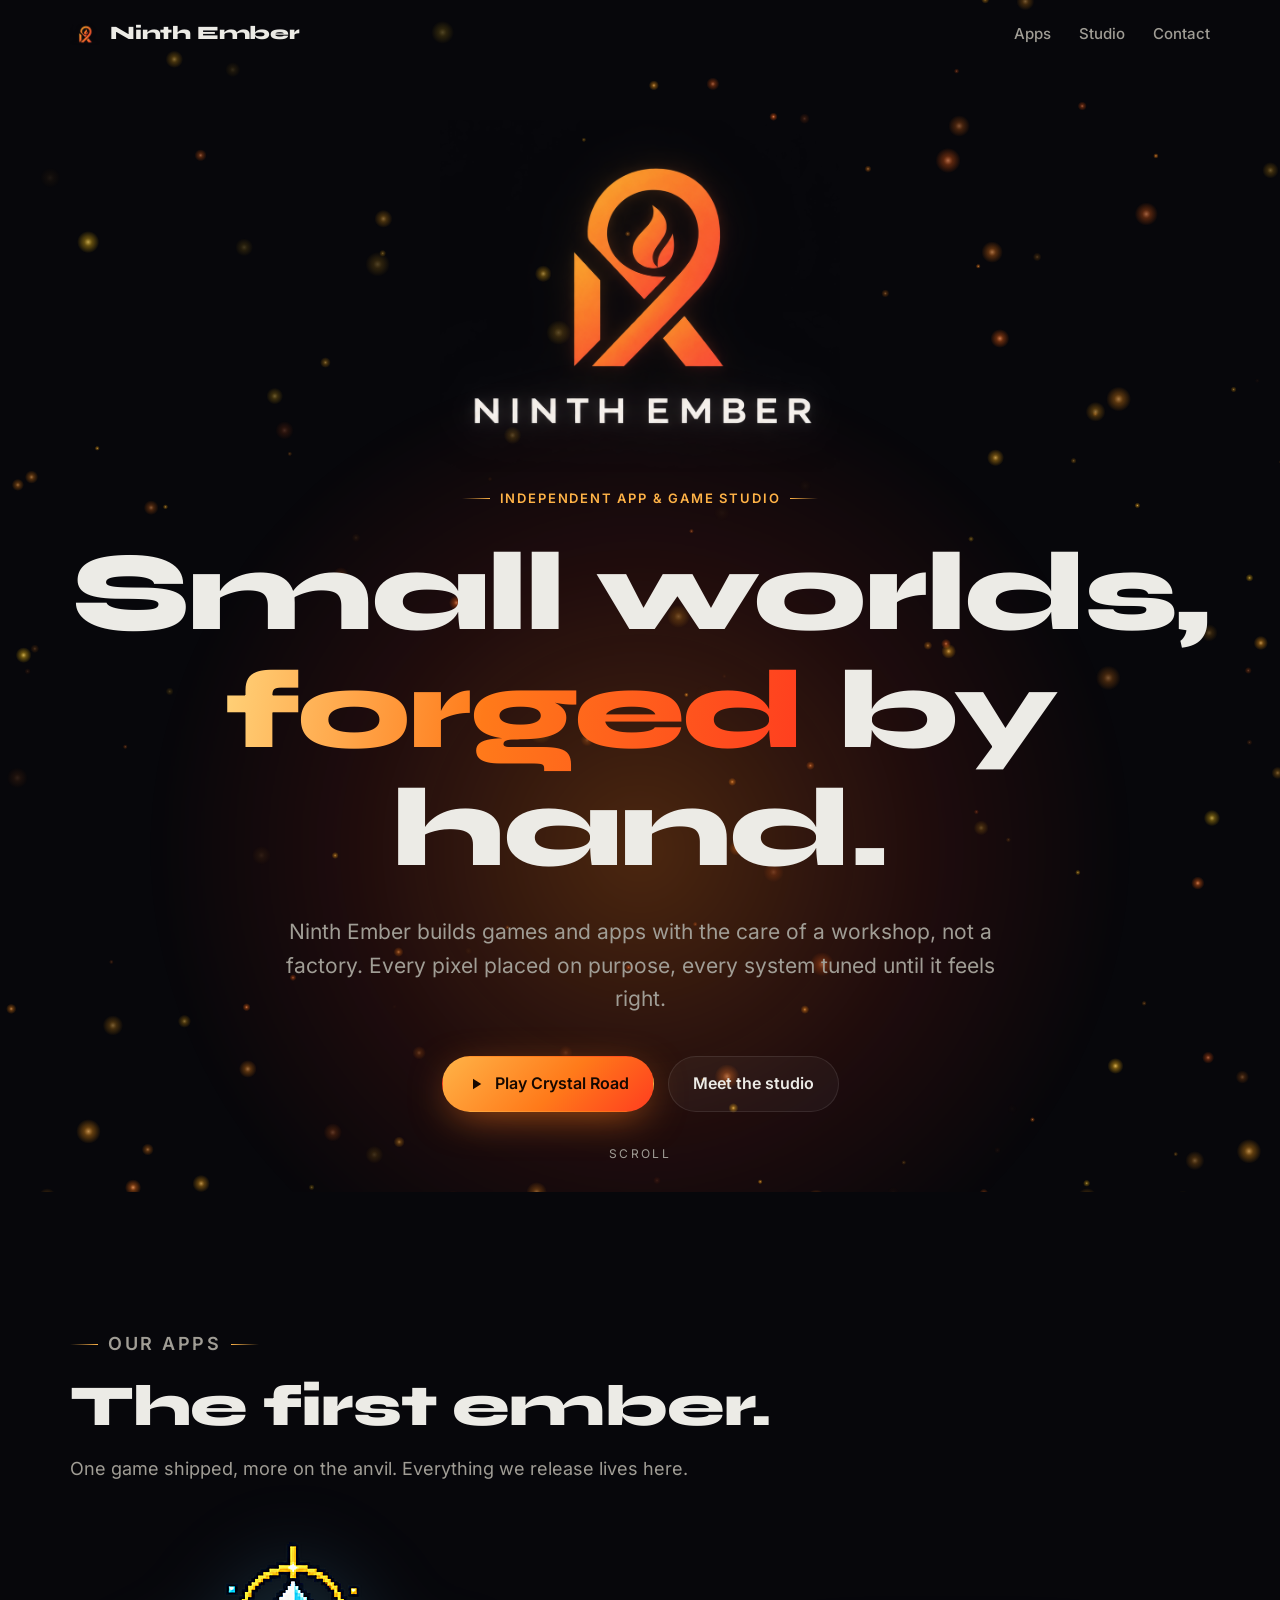
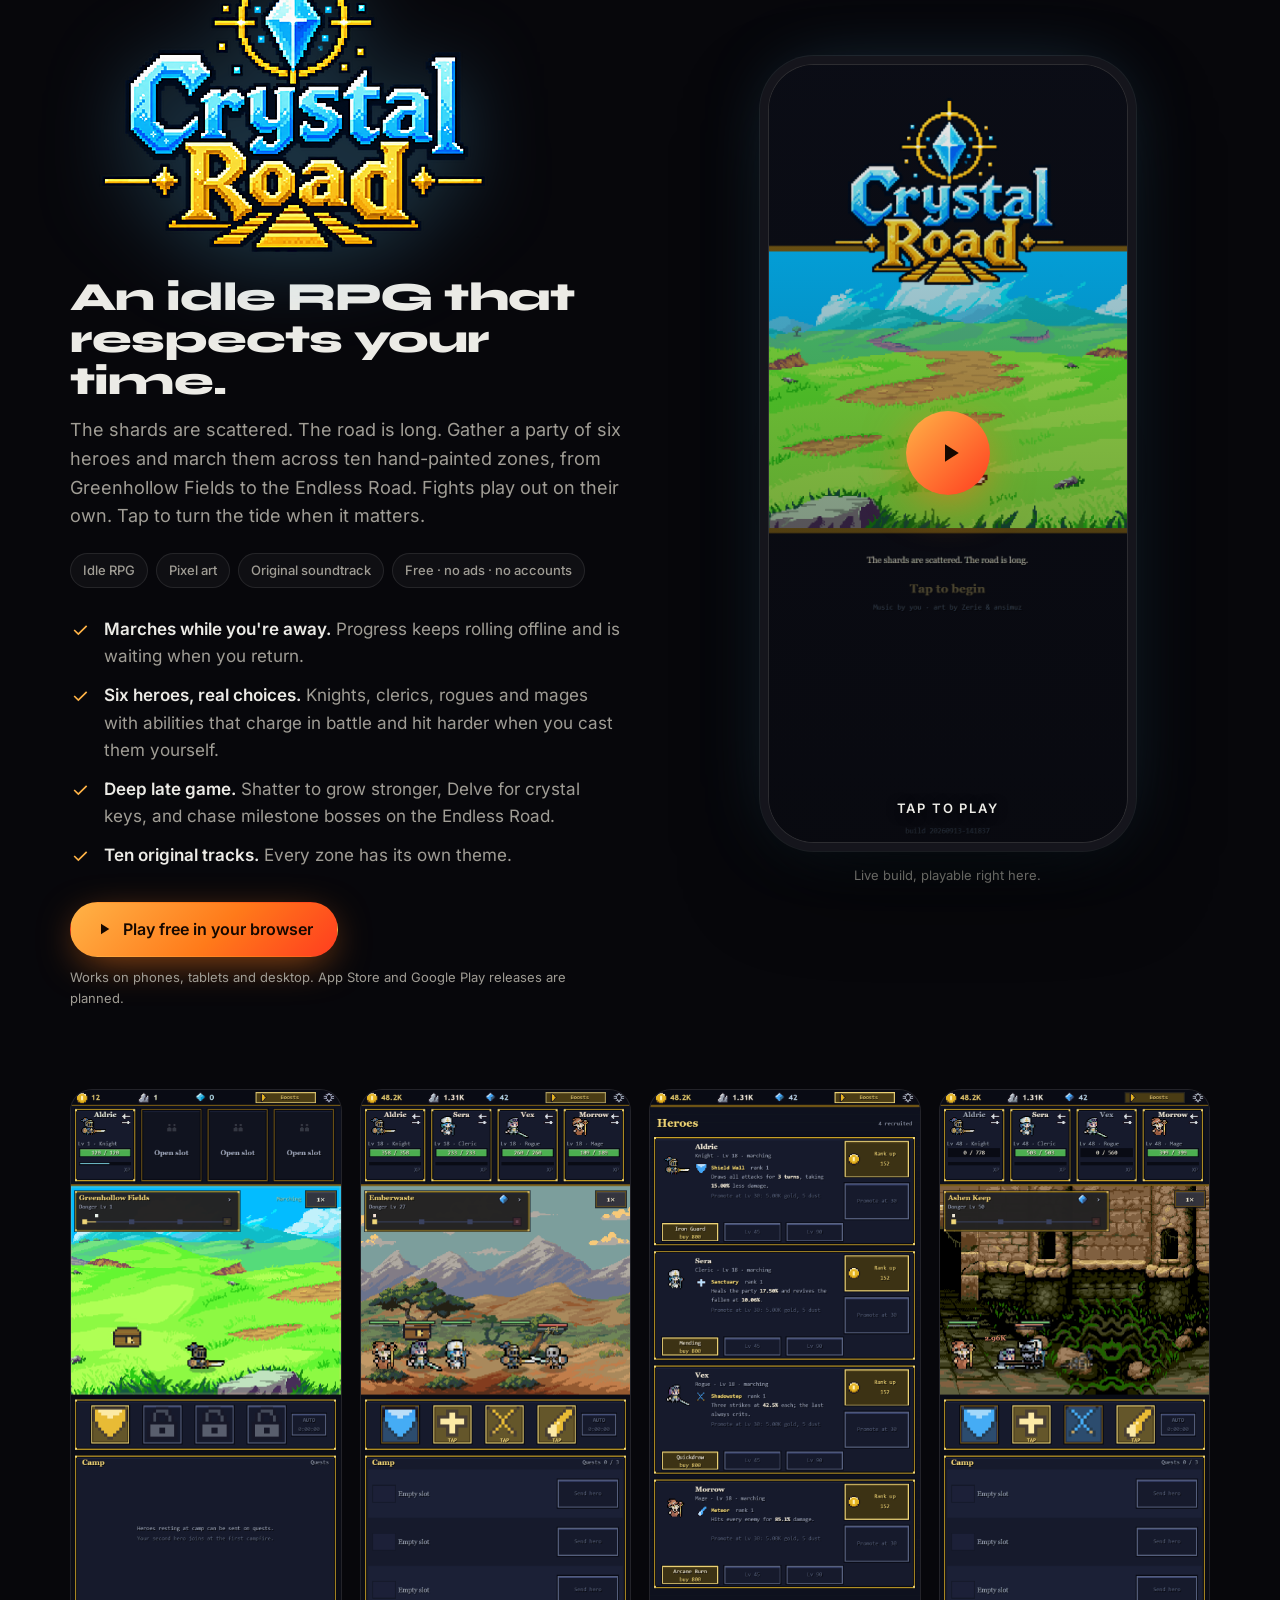
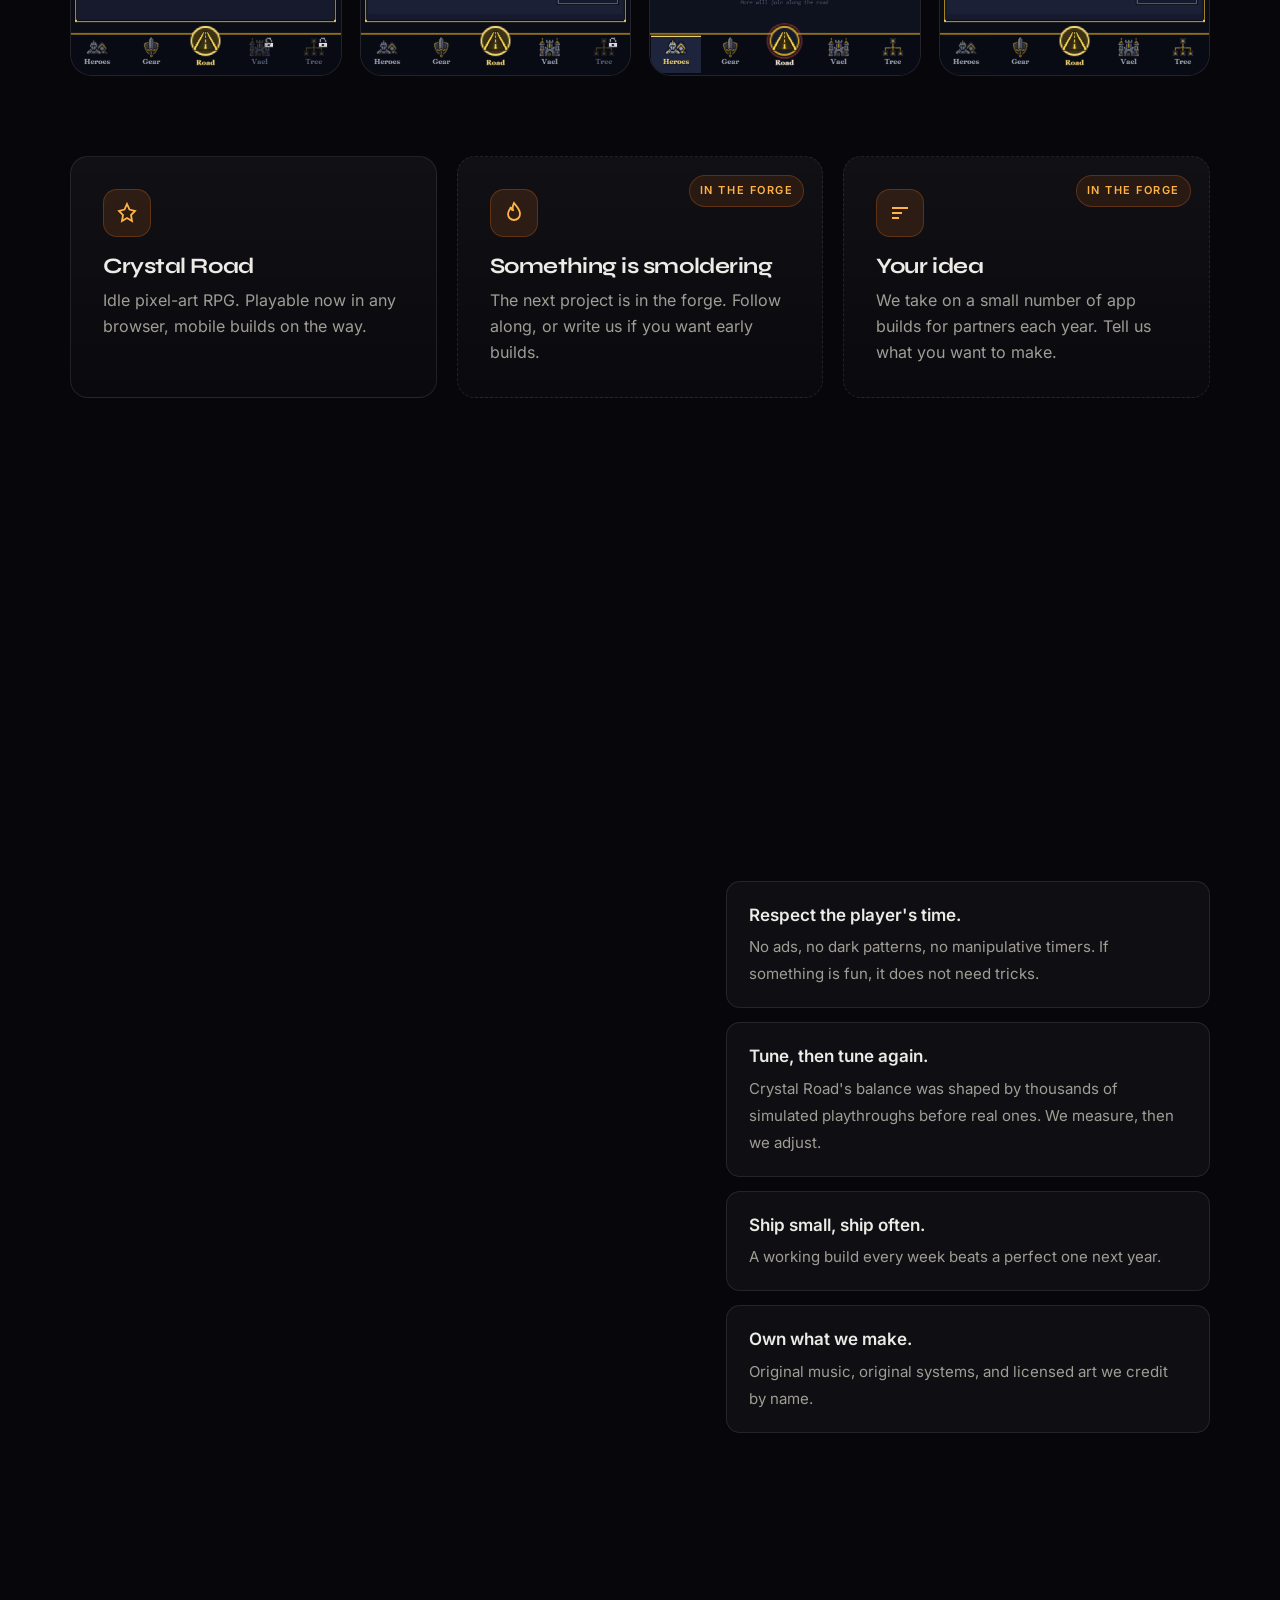
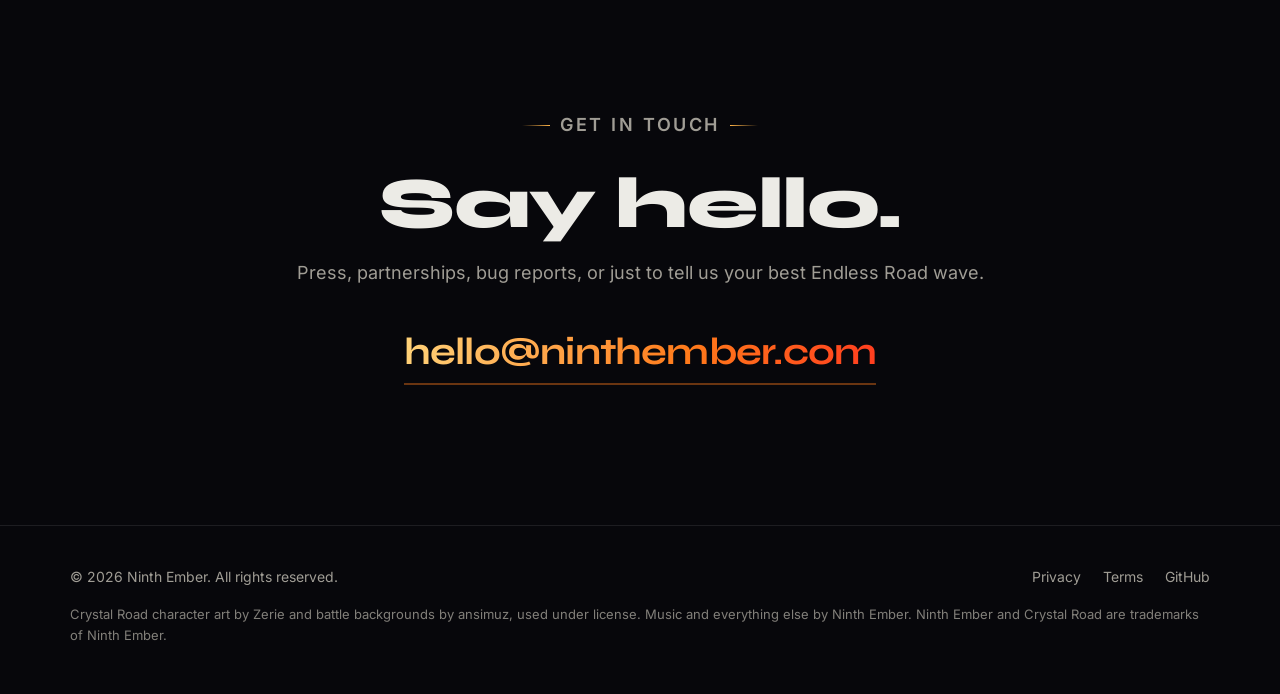
<file: index.html>
<!DOCTYPE html>
<html lang="en">
<head>
<meta charset="utf-8">
<meta name="viewport" content="width=device-width, initial-scale=1">
<title>Ninth Ember · Independent app and game studio</title>
<meta name="description" content="Ninth Ember is an independent studio building handcrafted games and apps. Home of Crystal Road, the idle pixel-art RPG you can play right in your browser.">
<link rel="canonical" href="https://ninthember.com/">
<link rel="icon" href="assets/img/favicon-64.png" type="image/png">
<link rel="apple-touch-icon" href="assets/img/apple-touch-icon.png">
<meta name="theme-color" content="#07070b">
<meta property="og:type" content="website">
<meta property="og:site_name" content="Ninth Ember">
<meta property="og:title" content="Ninth Ember · Independent app and game studio">
<meta property="og:description" content="Handcrafted games and apps. Home of Crystal Road, the idle pixel-art RPG you can play in your browser.">
<meta property="og:url" content="https://ninthember.com/">
<meta property="og:image" content="https://ninthember.com/assets/img/og.png">
<meta property="og:image:width" content="1200">
<meta property="og:image:height" content="630">
<meta name="twitter:card" content="summary_large_image">
<link rel="preload" href="assets/fonts/syne-var.woff2" as="font" type="font/woff2" crossorigin>
<link rel="preload" href="assets/fonts/inter-var.woff2" as="font" type="font/woff2" crossorigin>
<link rel="stylesheet" href="assets/style.css">
<script type="application/ld+json">
{
  "@context": "https://schema.org",
  "@graph": [
    {"@type": "Organization", "name": "Ninth Ember", "url": "https://ninthember.com/", "logo": "https://ninthember.com/assets/img/ninth-ember-mark.png", "email": "hello@ninthember.com"},
    {"@type": "VideoGame", "name": "Crystal Road", "url": "https://ninthember.com/#crystal-road", "author": {"@type": "Organization", "name": "Ninth Ember"}, "genre": ["Idle", "RPG"], "gamePlatform": ["Web browser"], "applicationCategory": "Game", "operatingSystem": "Any", "offers": {"@type": "Offer", "price": "0", "priceCurrency": "USD"}, "image": "https://ninthember.com/assets/img/crystal-road-key-art.jpg"}
  ]
}
</script>
</head>
<body>
<a class="skip" href="#main">Skip to content</a>

<header class="nav">
  <div class="wrap">
    <a class="brand" href="#top" aria-label="Ninth Ember, home">
      <img src="assets/img/ninth-ember-mark.png" alt="" width="30" height="30"> Ninth Ember
    </a>
    <nav aria-label="Primary">
      <ul class="nav-links">
        <li><a href="#apps">Apps</a></li>
        <li><a href="#about">Studio</a></li>
        <li><a href="#contact">Contact</a></li>
      </ul>
    </nav>
  </div>
</header>

<main id="main">
  <section class="hero" id="top">
    <canvas id="embers" aria-hidden="true"></canvas>
    <div class="hero-glow" aria-hidden="true"></div>
    <div class="wrap">
      <img class="hero-logo" src="assets/img/ninth-ember-logo.png" alt="Ninth Ember" width="900" height="791">
      <p class="eyebrow">Independent app &amp; game studio</p>
      <h1>Small worlds, <span class="fire">forged</span> by hand.</h1>
      <p class="lede">Ninth Ember builds games and apps with the care of a workshop, not a factory. Every pixel placed on purpose, every system tuned until it feels right.</p>
      <div class="cta-row">
        <a class="btn btn-primary" href="#crystal-road">
          <svg viewBox="0 0 24 24" fill="currentColor" aria-hidden="true"><path d="M8 5v14l11-7z"/></svg>
          Play Crystal Road
        </a>
        <a class="btn btn-ghost" href="#about">Meet the studio</a>
      </div>
    </div>
    <div class="scroll-cue" aria-hidden="true">Scroll</div>
  </section>

  <section class="section" id="apps">
    <div class="wrap">
      <div class="section-head reveal">
        <p class="eyebrow">Our apps</p>
        <h2>The first ember.</h2>
        <p>One game shipped, more on the anvil. Everything we release lives here.</p>
      </div>

      <article class="showcase" id="crystal-road">
        <div class="reveal">
          <img class="game-logo" src="assets/img/crystal-road-logo-880.png" srcset="assets/img/crystal-road-logo-440.png 440w, assets/img/crystal-road-logo-880.png 880w, assets/img/crystal-road-logo-1320.png 1320w" sizes="440px" alt="Crystal Road" width="440" height="318">
          <h3>An idle RPG that respects your time.</h3>
          <p class="pitch">The shards are scattered. The road is long. Gather a party of six heroes and march them across ten hand-painted zones, from Greenhollow Fields to the Endless Road. Fights play out on their own. Tap to turn the tide when it matters.</p>
          <div class="tags">
            <span class="tag">Idle RPG</span>
            <span class="tag">Pixel art</span>
            <span class="tag">Original soundtrack</span>
            <span class="tag">Free · no ads · no accounts</span>
          </div>
          <ul class="feature-list">
            <li><svg viewBox="0 0 24 24" fill="none" stroke="currentColor" stroke-width="2" aria-hidden="true"><path d="M5 12l5 5L20 7"/></svg><span><b>Marches while you're away.</b> Progress keeps rolling offline and is waiting when you return.</span></li>
            <li><svg viewBox="0 0 24 24" fill="none" stroke="currentColor" stroke-width="2" aria-hidden="true"><path d="M5 12l5 5L20 7"/></svg><span><b>Six heroes, real choices.</b> Knights, clerics, rogues and mages with abilities that charge in battle and hit harder when you cast them yourself.</span></li>
            <li><svg viewBox="0 0 24 24" fill="none" stroke="currentColor" stroke-width="2" aria-hidden="true"><path d="M5 12l5 5L20 7"/></svg><span><b>Deep late game.</b> Shatter to grow stronger, Delve for crystal keys, and chase milestone bosses on the Endless Road.</span></li>
            <li><svg viewBox="0 0 24 24" fill="none" stroke="currentColor" stroke-width="2" aria-hidden="true"><path d="M5 12l5 5L20 7"/></svg><span><b>Ten original tracks.</b> Every zone has its own theme.</span></li>
          </ul>
          <div class="store-row">
            <a class="btn btn-primary" href="https://zacharyyaldo.github.io/crystal-road/" target="_blank" rel="noopener">
              <svg viewBox="0 0 24 24" fill="currentColor" aria-hidden="true"><path d="M8 5v14l11-7z"/></svg>
              Play free in your browser
            </a>
          </div>
          <p class="store-note">Works on phones, tablets and desktop. App Store and Google Play releases are planned.</p>
        </div>

        <div class="phone-wrap reveal">
          <div>
            <div class="phone" data-src="https://zacharyyaldo.github.io/crystal-road/">
              <img class="screen" src="assets/img/shot-title.png" alt="Crystal Road title screen" width="780" height="1688">
              <button class="play-overlay" type="button" aria-label="Play Crystal Road here">
                <span class="play-ring" aria-hidden="true"><svg viewBox="0 0 24 24" fill="#160800"><path d="M8 5v14l11-7z"/></svg></span>
                <span class="label">Tap to play</span>
              </button>
            </div>
            <p class="phone-caption">Live build, playable right here.</p>
          </div>
        </div>
      </article>

      <div class="shots reveal" aria-label="Crystal Road screenshots">
        <figure><img src="assets/img/shot-1.png" alt="Early fight in Greenhollow Fields" loading="lazy" width="780" height="1688"></figure>
        <figure><img src="assets/img/shot-2.png" alt="A full party fighting in Emberwaste" loading="lazy" width="780" height="1688"></figure>
        <figure><img src="assets/img/shot-3.png" alt="The Heroes screen" loading="lazy" width="780" height="1688"></figure>
        <figure><img src="assets/img/shot-4.png" alt="The party at Ashen Keep" loading="lazy" width="780" height="1688"></figure>
      </div>

      <div class="grid-3 reveal" style="margin-top:80px">
        <div class="card">
          <div class="icon"><svg viewBox="0 0 24 24" fill="none" stroke="currentColor" stroke-width="1.8" aria-hidden="true"><path d="M12 3l2.5 5.5L20 10l-4 4 1 6-5-3-5 3 1-6-4-4 5.5-1.5z"/></svg></div>
          <h3>Crystal Road</h3>
          <p>Idle pixel-art RPG. Playable now in any browser, mobile builds on the way.</p>
        </div>
        <div class="card soon">
          <div class="icon"><svg viewBox="0 0 24 24" fill="none" stroke="currentColor" stroke-width="1.8" aria-hidden="true"><path d="M12 2c3 4 6 6 6 11a6 6 0 0 1-12 0c0-3 2-5 3-7 0 2 1 3 2 3-1-3 0-5 1-7z"/></svg></div>
          <h3>Something is smoldering</h3>
          <p>The next project is in the forge. Follow along, or write us if you want early builds.</p>
        </div>
        <div class="card soon">
          <div class="icon"><svg viewBox="0 0 24 24" fill="none" stroke="currentColor" stroke-width="1.8" aria-hidden="true"><path d="M4 7h16M4 12h10M4 17h7"/></svg></div>
          <h3>Your idea</h3>
          <p>We take on a small number of app builds for partners each year. Tell us what you want to make.</p>
        </div>
      </div>
    </div>
  </section>

  <section class="section" id="about">
    <div class="wrap">
      <div class="section-head reveal">
        <p class="eyebrow">The studio</p>
        <h2>Why "Ninth Ember"?</h2>
      </div>
      <div class="about">
        <div class="reveal">
          <p class="big">When a fire dies down, the last embers still hold enough heat to start it again. <em>We build the things that keep glowing</em>: small, focused apps that people come back to, made by a team small enough to care about every detail.</p>
        </div>
        <ul class="principles reveal">
          <li><b>Respect the player's time.</b><span>No ads, no dark patterns, no manipulative timers. If something is fun, it does not need tricks.</span></li>
          <li><b>Tune, then tune again.</b><span>Crystal Road's balance was shaped by thousands of simulated playthroughs before real ones. We measure, then we adjust.</span></li>
          <li><b>Ship small, ship often.</b><span>A working build every week beats a perfect one next year.</span></li>
          <li><b>Own what we make.</b><span>Original music, original systems, and licensed art we credit by name.</span></li>
        </ul>
      </div>
    </div>
  </section>

  <section class="contact" id="contact">
    <div class="wrap reveal">
      <p class="eyebrow">Get in touch</p>
      <h2>Say hello.</h2>
      <p>Press, partnerships, bug reports, or just to tell us your best Endless Road wave.</p>
      <a class="mail" href="mailto:hello@ninthember.com">hello@ninthember.com</a>
    </div>
  </section>
</main>

<footer>
  <div class="wrap">
    <span>© 2026 Ninth Ember. All rights reserved.</span>
    <ul>
      <li><a href="privacy.html">Privacy</a></li>
      <li><a href="terms.html">Terms</a></li>
      <li><a href="https://github.com/ZacharyYaldo" rel="noopener">GitHub</a></li>
    </ul>
    <p class="credits">Crystal Road character art by Zerie and battle backgrounds by ansimuz, used under license. Music and everything else by Ninth Ember. Ninth Ember and Crystal Road are trademarks of Ninth Ember.</p>
  </div>
</footer>

<script src="assets/main.js" defer></script>
</body>
</html>
</file>
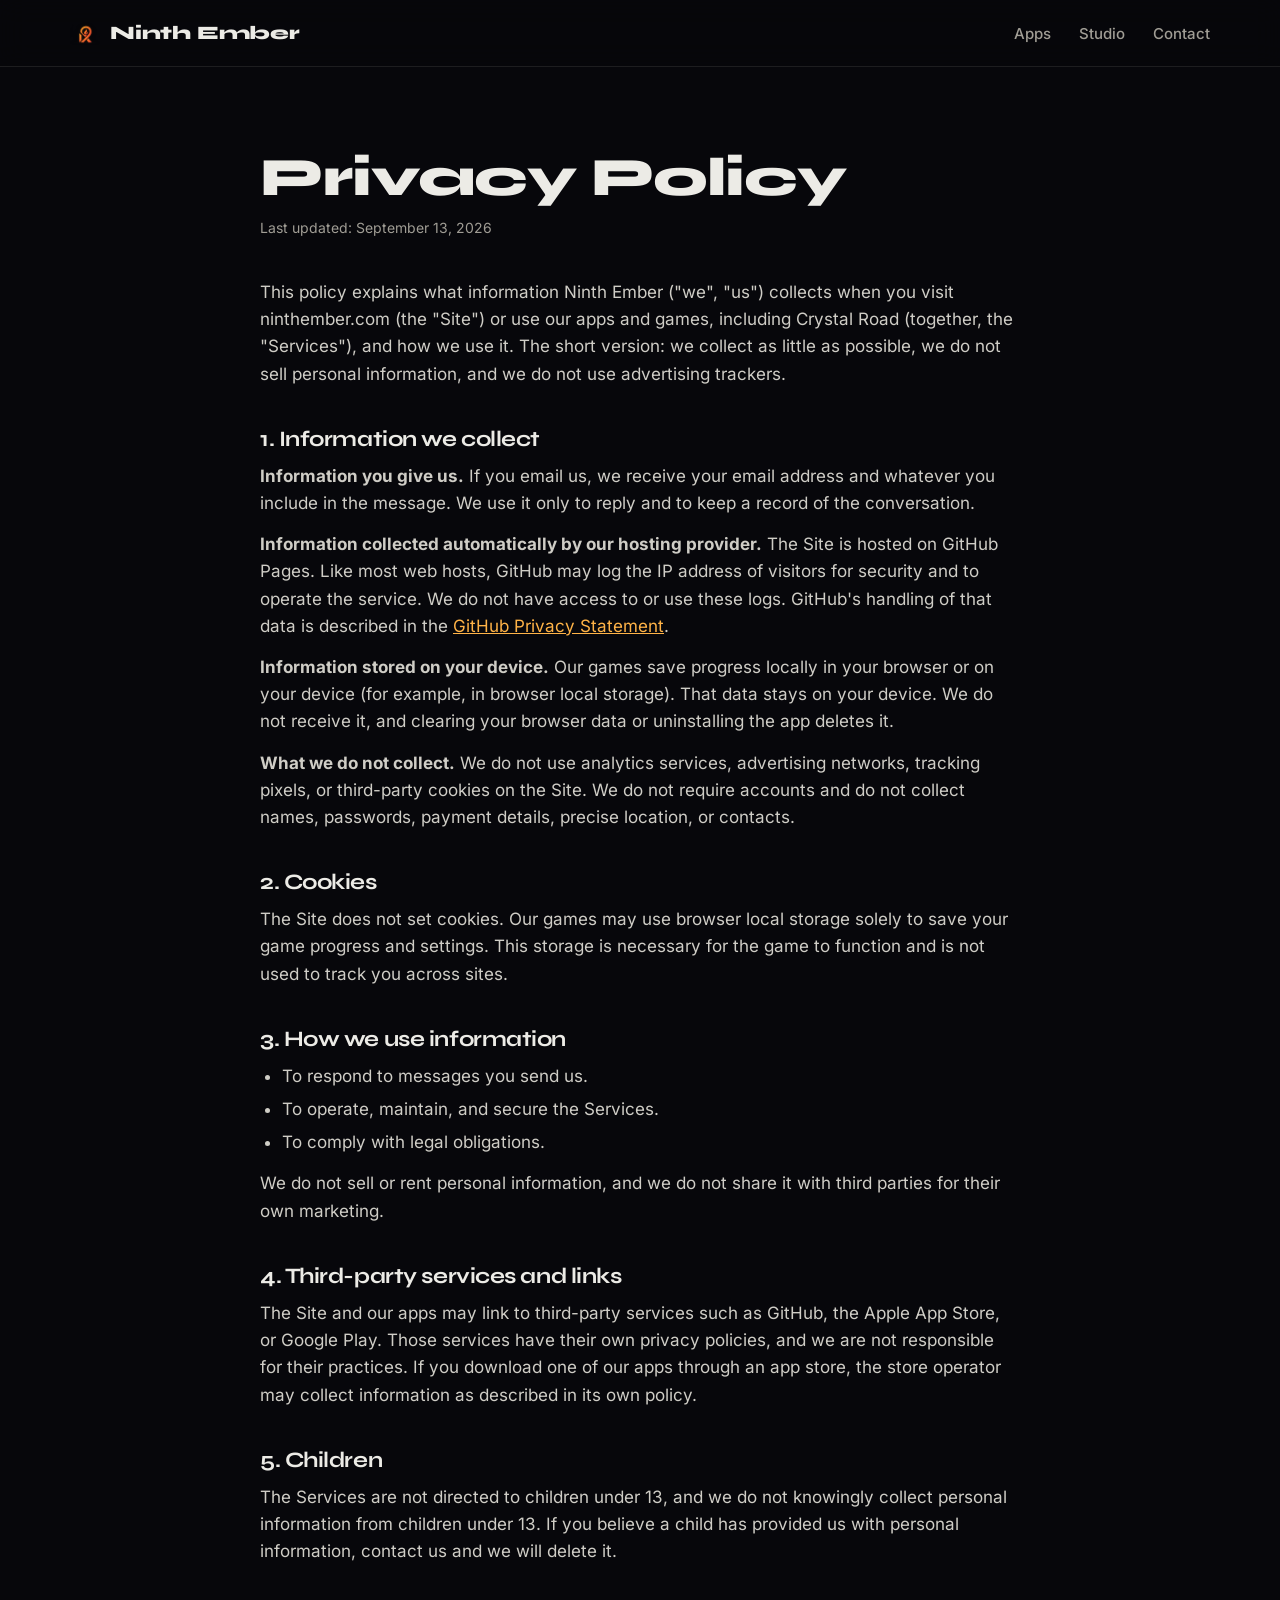
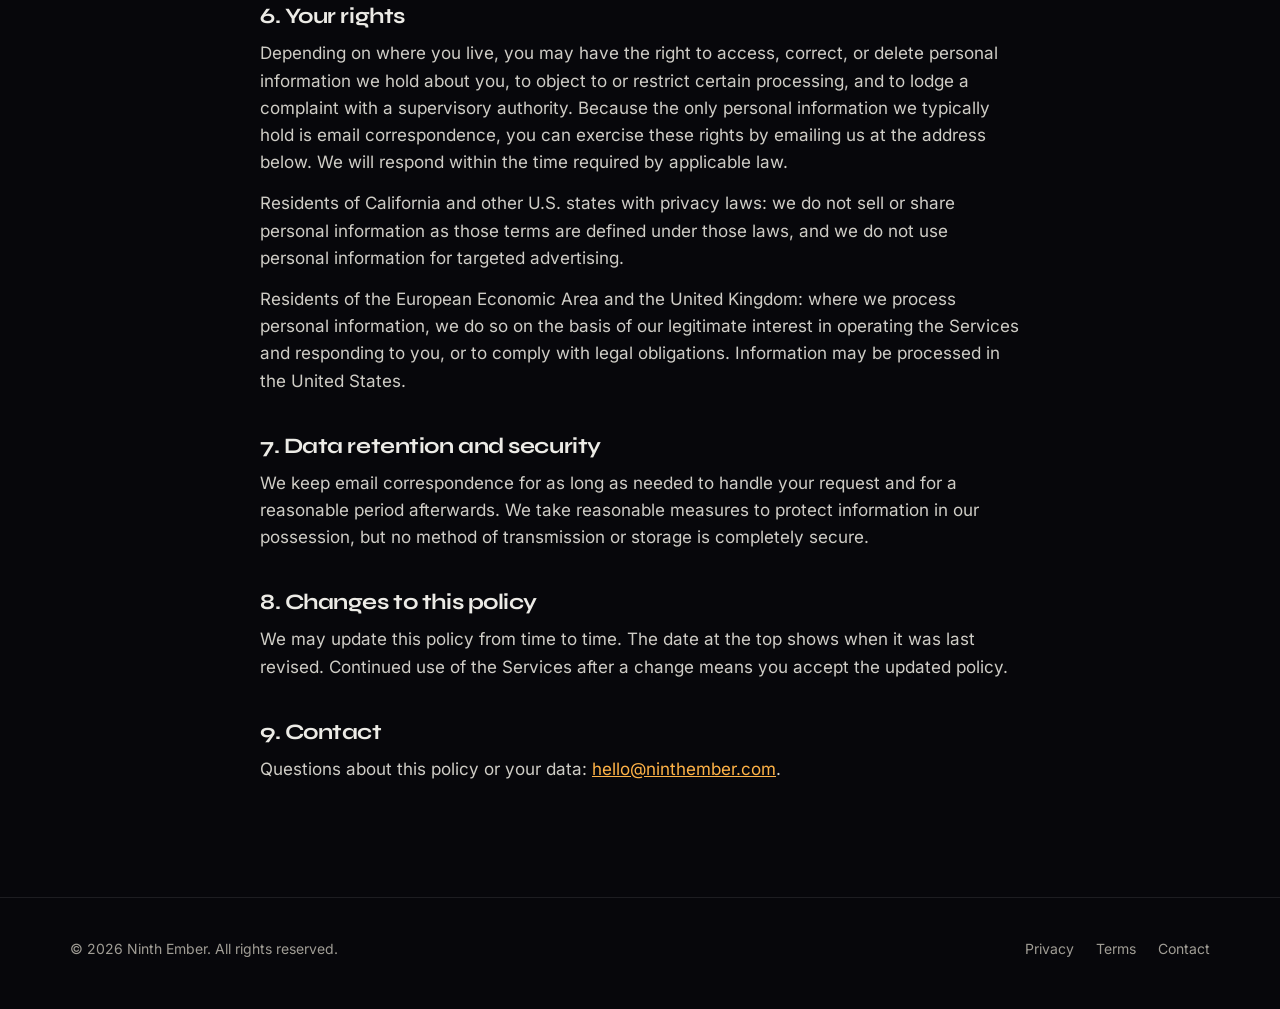
<file: privacy.html>
<!DOCTYPE html>
<html lang="en">
<head>
<meta charset="utf-8">
<meta name="viewport" content="width=device-width, initial-scale=1">
<title>Privacy Policy · Ninth Ember</title>
<meta name="description" content="How Ninth Ember handles data on ninthember.com and in its apps.">
<link rel="icon" href="assets/img/favicon-64.png" type="image/png">
<link rel="canonical" href="https://ninthember.com/privacy.html">
<link rel="stylesheet" href="assets/style.css">
</head>
<body>
<a class="skip" href="#main">Skip to content</a>
<header class="nav scrolled">
  <div class="wrap">
    <a class="brand" href="index.html"><img src="assets/img/ninth-ember-mark.png" alt="" width="30" height="30"> Ninth Ember</a>
    <ul class="nav-links">
      <li><a href="index.html#apps">Apps</a></li>
      <li><a href="index.html#about">Studio</a></li>
      <li><a href="index.html#contact">Contact</a></li>
    </ul>
  </div>
</header>

<main id="main" class="wrap legal">
  <h1>Privacy Policy</h1>
  <p class="updated">Last updated: September 13, 2026</p>

  <p>This policy explains what information Ninth Ember ("we", "us") collects when you visit ninthember.com (the "Site") or use our apps and games, including Crystal Road (together, the "Services"), and how we use it. The short version: we collect as little as possible, we do not sell personal information, and we do not use advertising trackers.</p>

  <h2>1. Information we collect</h2>
  <p><b>Information you give us.</b> If you email us, we receive your email address and whatever you include in the message. We use it only to reply and to keep a record of the conversation.</p>
  <p><b>Information collected automatically by our hosting provider.</b> The Site is hosted on GitHub Pages. Like most web hosts, GitHub may log the IP address of visitors for security and to operate the service. We do not have access to or use these logs. GitHub's handling of that data is described in the <a href="https://docs.github.com/en/site-policy/privacy-policies/github-general-privacy-statement" rel="noopener">GitHub Privacy Statement</a>.</p>
  <p><b>Information stored on your device.</b> Our games save progress locally in your browser or on your device (for example, in browser local storage). That data stays on your device. We do not receive it, and clearing your browser data or uninstalling the app deletes it.</p>
  <p><b>What we do not collect.</b> We do not use analytics services, advertising networks, tracking pixels, or third-party cookies on the Site. We do not require accounts and do not collect names, passwords, payment details, precise location, or contacts.</p>

  <h2>2. Cookies</h2>
  <p>The Site does not set cookies. Our games may use browser local storage solely to save your game progress and settings. This storage is necessary for the game to function and is not used to track you across sites.</p>

  <h2>3. How we use information</h2>
  <ul>
    <li>To respond to messages you send us.</li>
    <li>To operate, maintain, and secure the Services.</li>
    <li>To comply with legal obligations.</li>
  </ul>
  <p>We do not sell or rent personal information, and we do not share it with third parties for their own marketing.</p>

  <h2>4. Third-party services and links</h2>
  <p>The Site and our apps may link to third-party services such as GitHub, the Apple App Store, or Google Play. Those services have their own privacy policies, and we are not responsible for their practices. If you download one of our apps through an app store, the store operator may collect information as described in its own policy.</p>

  <h2>5. Children</h2>
  <p>The Services are not directed to children under 13, and we do not knowingly collect personal information from children under 13. If you believe a child has provided us with personal information, contact us and we will delete it.</p>

  <h2>6. Your rights</h2>
  <p>Depending on where you live, you may have the right to access, correct, or delete personal information we hold about you, to object to or restrict certain processing, and to lodge a complaint with a supervisory authority. Because the only personal information we typically hold is email correspondence, you can exercise these rights by emailing us at the address below. We will respond within the time required by applicable law.</p>
  <p>Residents of California and other U.S. states with privacy laws: we do not sell or share personal information as those terms are defined under those laws, and we do not use personal information for targeted advertising.</p>
  <p>Residents of the European Economic Area and the United Kingdom: where we process personal information, we do so on the basis of our legitimate interest in operating the Services and responding to you, or to comply with legal obligations. Information may be processed in the United States.</p>

  <h2>7. Data retention and security</h2>
  <p>We keep email correspondence for as long as needed to handle your request and for a reasonable period afterwards. We take reasonable measures to protect information in our possession, but no method of transmission or storage is completely secure.</p>

  <h2>8. Changes to this policy</h2>
  <p>We may update this policy from time to time. The date at the top shows when it was last revised. Continued use of the Services after a change means you accept the updated policy.</p>

  <h2>9. Contact</h2>
  <p>Questions about this policy or your data: <a href="mailto:hello@ninthember.com">hello@ninthember.com</a>.</p>
</main>

<footer>
  <div class="wrap">
    <span>© 2026 Ninth Ember. All rights reserved.</span>
    <ul>
      <li><a href="privacy.html">Privacy</a></li>
      <li><a href="terms.html">Terms</a></li>
      <li><a href="mailto:hello@ninthember.com">Contact</a></li>
    </ul>
  </div>
</footer>
</body>
</html>
</file>
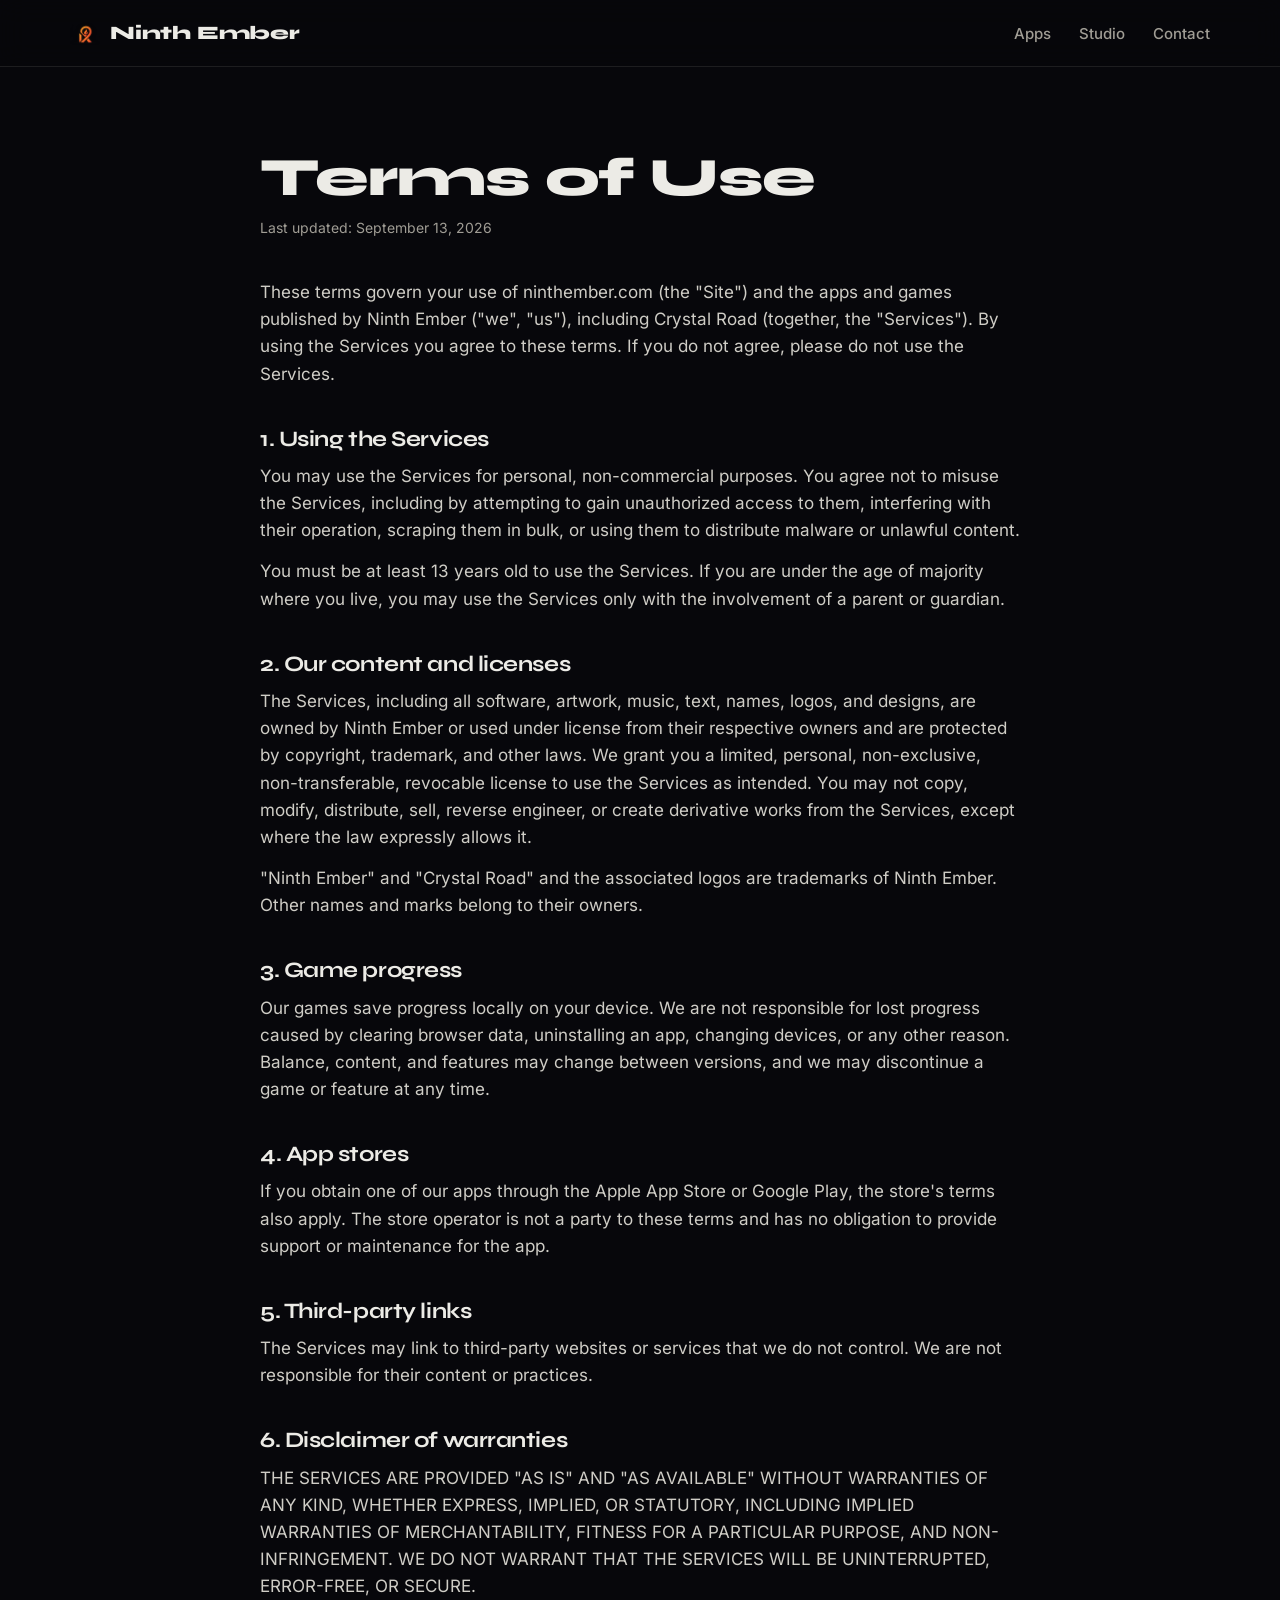
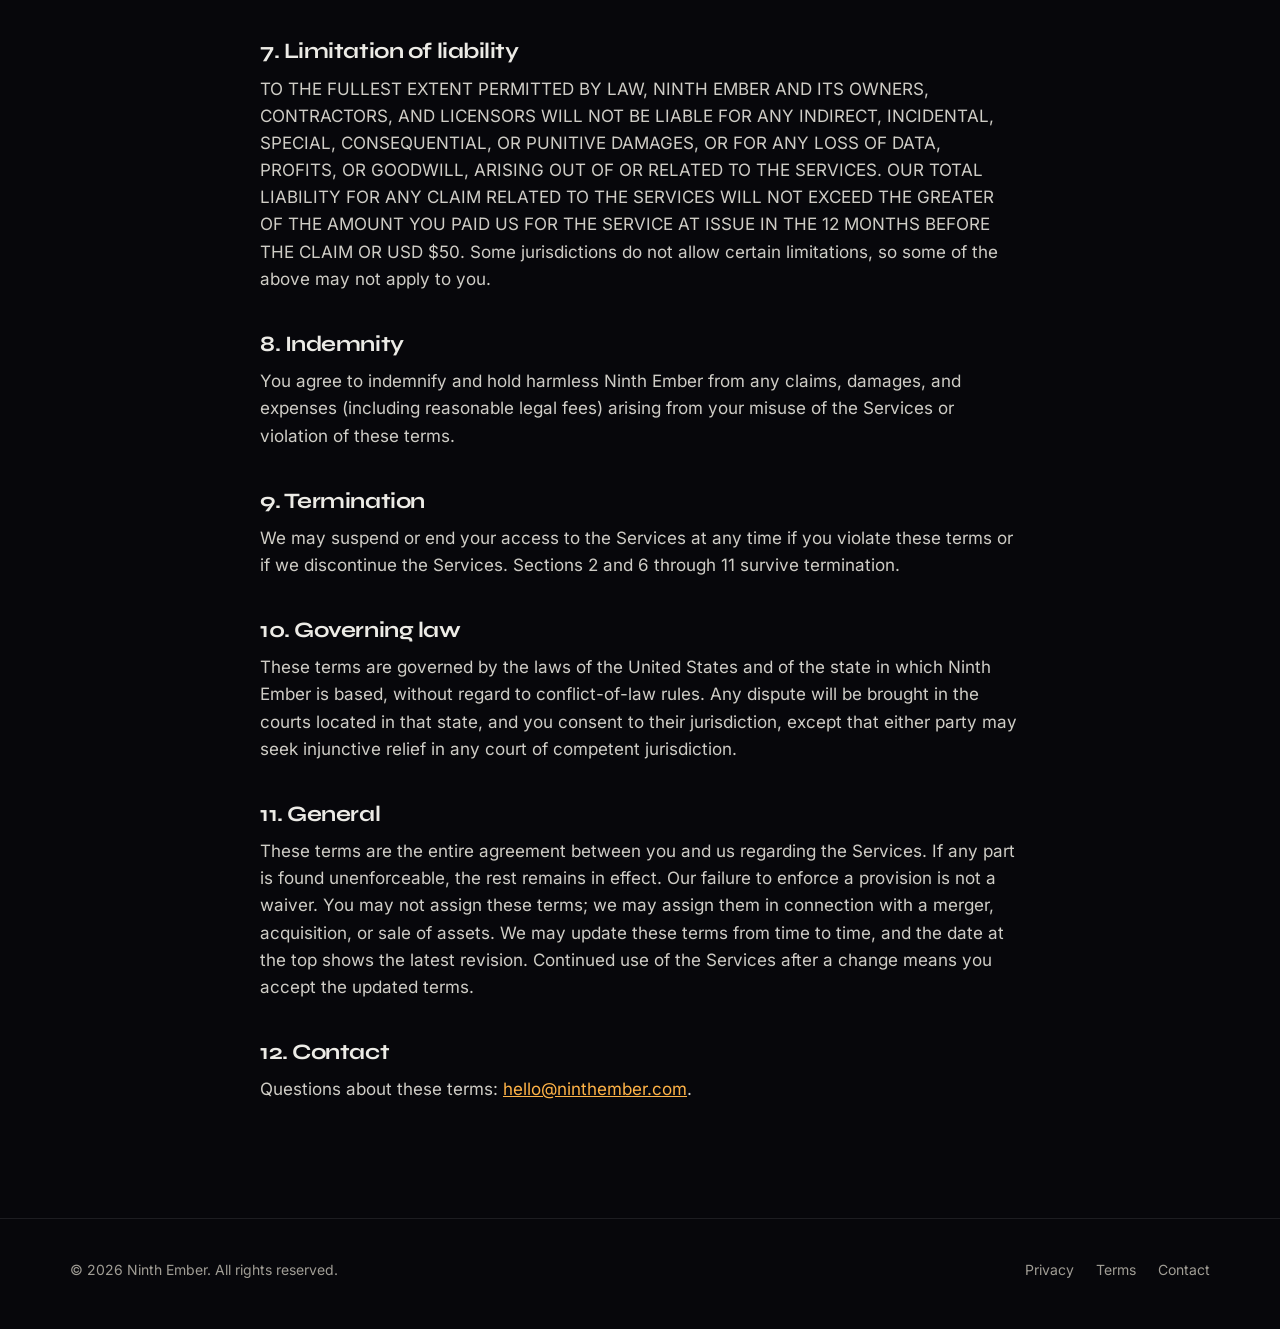
<file: terms.html>
<!DOCTYPE html>
<html lang="en">
<head>
<meta charset="utf-8">
<meta name="viewport" content="width=device-width, initial-scale=1">
<title>Terms of Use · Ninth Ember</title>
<meta name="description" content="Terms that apply to ninthember.com and Ninth Ember apps.">
<link rel="icon" href="assets/img/favicon-64.png" type="image/png">
<link rel="canonical" href="https://ninthember.com/terms.html">
<link rel="stylesheet" href="assets/style.css">
</head>
<body>
<a class="skip" href="#main">Skip to content</a>
<header class="nav scrolled">
  <div class="wrap">
    <a class="brand" href="index.html"><img src="assets/img/ninth-ember-mark.png" alt="" width="30" height="30"> Ninth Ember</a>
    <ul class="nav-links">
      <li><a href="index.html#apps">Apps</a></li>
      <li><a href="index.html#about">Studio</a></li>
      <li><a href="index.html#contact">Contact</a></li>
    </ul>
  </div>
</header>

<main id="main" class="wrap legal">
  <h1>Terms of Use</h1>
  <p class="updated">Last updated: September 13, 2026</p>

  <p>These terms govern your use of ninthember.com (the "Site") and the apps and games published by Ninth Ember ("we", "us"), including Crystal Road (together, the "Services"). By using the Services you agree to these terms. If you do not agree, please do not use the Services.</p>

  <h2>1. Using the Services</h2>
  <p>You may use the Services for personal, non-commercial purposes. You agree not to misuse the Services, including by attempting to gain unauthorized access to them, interfering with their operation, scraping them in bulk, or using them to distribute malware or unlawful content.</p>
  <p>You must be at least 13 years old to use the Services. If you are under the age of majority where you live, you may use the Services only with the involvement of a parent or guardian.</p>

  <h2>2. Our content and licenses</h2>
  <p>The Services, including all software, artwork, music, text, names, logos, and designs, are owned by Ninth Ember or used under license from their respective owners and are protected by copyright, trademark, and other laws. We grant you a limited, personal, non-exclusive, non-transferable, revocable license to use the Services as intended. You may not copy, modify, distribute, sell, reverse engineer, or create derivative works from the Services, except where the law expressly allows it.</p>
  <p>"Ninth Ember" and "Crystal Road" and the associated logos are trademarks of Ninth Ember. Other names and marks belong to their owners.</p>

  <h2>3. Game progress</h2>
  <p>Our games save progress locally on your device. We are not responsible for lost progress caused by clearing browser data, uninstalling an app, changing devices, or any other reason. Balance, content, and features may change between versions, and we may discontinue a game or feature at any time.</p>

  <h2>4. App stores</h2>
  <p>If you obtain one of our apps through the Apple App Store or Google Play, the store's terms also apply. The store operator is not a party to these terms and has no obligation to provide support or maintenance for the app.</p>

  <h2>5. Third-party links</h2>
  <p>The Services may link to third-party websites or services that we do not control. We are not responsible for their content or practices.</p>

  <h2>6. Disclaimer of warranties</h2>
  <p>THE SERVICES ARE PROVIDED "AS IS" AND "AS AVAILABLE" WITHOUT WARRANTIES OF ANY KIND, WHETHER EXPRESS, IMPLIED, OR STATUTORY, INCLUDING IMPLIED WARRANTIES OF MERCHANTABILITY, FITNESS FOR A PARTICULAR PURPOSE, AND NON-INFRINGEMENT. WE DO NOT WARRANT THAT THE SERVICES WILL BE UNINTERRUPTED, ERROR-FREE, OR SECURE.</p>

  <h2>7. Limitation of liability</h2>
  <p>TO THE FULLEST EXTENT PERMITTED BY LAW, NINTH EMBER AND ITS OWNERS, CONTRACTORS, AND LICENSORS WILL NOT BE LIABLE FOR ANY INDIRECT, INCIDENTAL, SPECIAL, CONSEQUENTIAL, OR PUNITIVE DAMAGES, OR FOR ANY LOSS OF DATA, PROFITS, OR GOODWILL, ARISING OUT OF OR RELATED TO THE SERVICES. OUR TOTAL LIABILITY FOR ANY CLAIM RELATED TO THE SERVICES WILL NOT EXCEED THE GREATER OF THE AMOUNT YOU PAID US FOR THE SERVICE AT ISSUE IN THE 12 MONTHS BEFORE THE CLAIM OR USD $50. Some jurisdictions do not allow certain limitations, so some of the above may not apply to you.</p>

  <h2>8. Indemnity</h2>
  <p>You agree to indemnify and hold harmless Ninth Ember from any claims, damages, and expenses (including reasonable legal fees) arising from your misuse of the Services or violation of these terms.</p>

  <h2>9. Termination</h2>
  <p>We may suspend or end your access to the Services at any time if you violate these terms or if we discontinue the Services. Sections 2 and 6 through 11 survive termination.</p>

  <h2>10. Governing law</h2>
  <p>These terms are governed by the laws of the United States and of the state in which Ninth Ember is based, without regard to conflict-of-law rules. Any dispute will be brought in the courts located in that state, and you consent to their jurisdiction, except that either party may seek injunctive relief in any court of competent jurisdiction.</p>

  <h2>11. General</h2>
  <p>These terms are the entire agreement between you and us regarding the Services. If any part is found unenforceable, the rest remains in effect. Our failure to enforce a provision is not a waiver. You may not assign these terms; we may assign them in connection with a merger, acquisition, or sale of assets. We may update these terms from time to time, and the date at the top shows the latest revision. Continued use of the Services after a change means you accept the updated terms.</p>

  <h2>12. Contact</h2>
  <p>Questions about these terms: <a href="mailto:hello@ninthember.com">hello@ninthember.com</a>.</p>
</main>

<footer>
  <div class="wrap">
    <span>© 2026 Ninth Ember. All rights reserved.</span>
    <ul>
      <li><a href="privacy.html">Privacy</a></li>
      <li><a href="terms.html">Terms</a></li>
      <li><a href="mailto:hello@ninthember.com">Contact</a></li>
    </ul>
  </div>
</footer>
</body>
</html>
</file>
<file: assets/style.css>
@font-face{font-family:"Syne";font-style:normal;font-weight:400 800;font-display:swap;src:url(fonts/syne-var.woff2) format("woff2")}
@font-face{font-family:"Inter";font-style:normal;font-weight:100 900;font-display:swap;src:url(fonts/inter-var.woff2) format("woff2")}

:root{
  --bg:#07070b;
  --bg-2:#0d0d14;
  --panel:rgba(255,255,255,.035);
  --line:rgba(255,255,255,.09);
  --text:#ecebe6;
  --muted:#a09d95;
  --ember:#ff7a1a;
  --ember-2:#ffb347;
  --ember-3:#ff3d1f;
  --crystal:#5fc6ff;
  --radius:18px;
  --display:"Syne","Avenir Next","Segoe UI",system-ui,sans-serif;
  --body:"Inter","Segoe UI",system-ui,-apple-system,sans-serif;
  color-scheme:dark;
}
*{box-sizing:border-box}
html{scroll-behavior:smooth}
@media (prefers-reduced-motion:reduce){html{scroll-behavior:auto}}
body{margin:0;background:var(--bg);color:var(--text);font-family:var(--body);font-size:17px;line-height:1.6;-webkit-font-smoothing:antialiased;overflow-x:hidden}
img{max-width:100%;display:block}
a{color:inherit}
h1,h2,h3{font-family:var(--display);letter-spacing:-.02em;line-height:1.05;margin:0}
p{margin:0}
.wrap{width:min(1140px,calc(100% - 48px));margin-inline:auto}
.skip{position:absolute;left:-999px;top:8px;background:var(--ember);color:#000;padding:10px 16px;border-radius:10px;z-index:100;font-weight:600}
.skip:focus{left:16px}
:focus-visible{outline:2px solid var(--ember-2);outline-offset:3px}

/* nav */
.nav{position:fixed;inset:0 0 auto 0;z-index:50;display:flex;align-items:center;justify-content:space-between;padding:18px 0;transition:background .3s,backdrop-filter .3s}
.nav.scrolled{background:rgba(7,7,11,.72);backdrop-filter:blur(14px);-webkit-backdrop-filter:blur(14px);border-bottom:1px solid var(--line)}
.nav .wrap{display:flex;align-items:center;justify-content:space-between}
.brand{display:flex;align-items:center;gap:10px;white-space:nowrap;text-decoration:none;font-family:var(--display);font-weight:800;font-size:19px;letter-spacing:-.01em}
.brand img{width:30px;height:30px}
.nav-links{display:flex;gap:28px;list-style:none;margin:0;padding:0}
.nav-links a{text-decoration:none;color:var(--muted);font-size:15px;font-weight:500;transition:color .2s}
.nav-links a:hover{color:var(--text)}
@media (max-width:640px){.nav-links{gap:14px}.nav-links a{font-size:14px}.brand{font-size:17px}}

/* hero */
.hero{position:relative;min-height:100svh;display:grid;place-items:center;text-align:center;overflow:hidden;padding:120px 0 80px}
#embers{position:absolute;inset:0;width:100%;height:100%;pointer-events:none}
.hero-glow{position:absolute;left:50%;bottom:-30%;width:120vw;max-width:1400px;aspect-ratio:1;transform:translateX(-50%);background:radial-gradient(closest-side,rgba(255,122,26,.28),rgba(255,61,31,.10) 40%,transparent 70%);filter:blur(10px);pointer-events:none}
.hero .wrap{position:relative;z-index:2}
.eyebrow{display:inline-flex;align-items:center;gap:10px;font-size:13px;font-weight:600;letter-spacing:.14em;text-transform:uppercase;color:var(--ember-2);margin-bottom:26px}
.eyebrow::before,.eyebrow::after{content:"";width:28px;height:1px;background:linear-gradient(90deg,transparent,var(--ember-2))}
.eyebrow::after{background:linear-gradient(90deg,var(--ember-2),transparent)}
.hero h1{font-size:clamp(48px,9vw,112px);font-weight:800;max-width:14ch;margin-inline:auto}
.hero h1 .fire{background:linear-gradient(100deg,#ffd37a 0%,var(--ember) 45%,var(--ember-3) 100%);-webkit-background-clip:text;background-clip:text;color:transparent}
.hero .lede{max-width:56ch;margin:28px auto 0;font-size:clamp(17px,2vw,21px);color:var(--muted)}
.cta-row{display:flex;gap:14px;justify-content:center;flex-wrap:wrap;margin-top:40px}
.btn{display:inline-flex;align-items:center;gap:10px;padding:14px 24px;border-radius:999px;font-weight:600;font-size:16px;text-decoration:none;border:1px solid var(--line);transition:transform .2s,box-shadow .2s,background .2s,border-color .2s}
.btn:hover{transform:translateY(-2px)}
.btn-primary{background:linear-gradient(135deg,var(--ember-2),var(--ember) 55%,var(--ember-3));color:#160800;border-color:transparent;box-shadow:0 10px 40px -10px rgba(255,122,26,.7)}
.btn-primary:hover{box-shadow:0 16px 50px -10px rgba(255,122,26,.9)}
.btn-ghost{background:rgba(255,255,255,.04)}
.btn-ghost:hover{background:rgba(255,255,255,.08);border-color:rgba(255,255,255,.2)}
.btn svg{width:18px;height:18px}
.scroll-cue{position:absolute;bottom:28px;left:50%;transform:translateX(-50%);color:var(--muted);font-size:12px;letter-spacing:.2em;text-transform:uppercase;z-index:2;animation:cue 2.4s ease-in-out infinite}
@keyframes cue{0%,100%{opacity:.35;transform:translate(-50%,0)}50%{opacity:.9;transform:translate(-50%,6px)}}
@media (prefers-reduced-motion:reduce){.scroll-cue{animation:none}}

/* sections */
.section{padding:120px 0;position:relative}
.section-head{max-width:720px;margin-bottom:56px}
.section-head .eyebrow{margin-bottom:18px}
.section-head h2{font-size:clamp(34px,5vw,58px);font-weight:800}
.section-head p{margin-top:18px;color:var(--muted);font-size:18px}

/* showcase */
.showcase{display:grid;grid-template-columns:minmax(0,1.05fr) minmax(0,1fr);gap:64px;align-items:center}
@media (max-width:900px){.showcase{grid-template-columns:1fr;gap:48px}}
.game-logo{width:min(440px,86%);height:auto;margin:0 0 18px;filter:drop-shadow(0 12px 40px rgba(95,198,255,.25))}
.showcase h3{font-size:clamp(28px,3.4vw,40px);font-weight:800;margin-bottom:14px}
.showcase .pitch{color:var(--muted);font-size:18px;max-width:52ch}
.tags{display:flex;flex-wrap:wrap;gap:8px;margin:22px 0 28px}
.tag{font-size:13px;font-weight:500;padding:6px 12px;border-radius:999px;border:1px solid var(--line);background:var(--panel);color:var(--muted)}
.feature-list{list-style:none;padding:0;margin:0 0 32px;display:grid;gap:12px}
.feature-list li{display:flex;gap:14px;align-items:flex-start;color:var(--text)}
.feature-list li svg{flex:none;width:20px;height:20px;margin-top:4px;color:var(--ember-2)}
.feature-list li span b{font-weight:600}
.feature-list li span{color:var(--muted)}
.feature-list li span b{color:var(--text)}
.store-row{display:flex;gap:12px;flex-wrap:wrap;align-items:center}
.store-note{font-size:13px;color:var(--muted);margin-top:10px}

/* phone */
.phone-wrap{display:grid;place-items:center;position:relative}
.phone-wrap::before{content:"";position:absolute;width:80%;aspect-ratio:1;border-radius:50%;background:radial-gradient(closest-side,rgba(95,198,255,.22),rgba(255,122,26,.12) 55%,transparent 75%);filter:blur(30px);pointer-events:none}
.phone{position:relative;width:min(360px,88vw);aspect-ratio:390/844;border-radius:46px;background:#0a0a0f;border:1px solid rgba(255,255,255,.14);box-shadow:0 0 0 8px #15151c,0 0 0 9px rgba(255,255,255,.08),0 40px 100px -20px rgba(0,0,0,.9),0 0 80px -20px rgba(95,198,255,.35);overflow:hidden}
.phone .screen{position:absolute;inset:0;width:100%;height:100%;border:0;background:#0b0d16}
.phone img.screen{object-fit:cover}
.phone .play-overlay{position:absolute;inset:0;z-index:2;display:grid;place-items:center;background:linear-gradient(180deg,rgba(7,7,11,.05),rgba(7,7,11,.55));border:0;cursor:pointer;color:var(--text);font-family:var(--body);padding:0;transition:opacity .3s}
.phone .play-overlay:hover .play-ring{transform:scale(1.06)}
.play-ring{display:grid;place-items:center;width:84px;height:84px;border-radius:50%;background:linear-gradient(135deg,var(--ember-2),var(--ember-3));box-shadow:0 10px 50px -8px rgba(255,122,26,.9);transition:transform .2s}
.play-ring svg{width:30px;height:30px;margin-left:4px}
.play-overlay .label{position:absolute;bottom:26px;font-size:13px;letter-spacing:.14em;text-transform:uppercase;font-weight:600;text-shadow:0 2px 12px rgba(0,0,0,.8)}
.phone.playing .play-overlay{opacity:0;pointer-events:none}
.phone-caption{margin-top:22px;font-size:13px;color:var(--muted);text-align:center}

/* screenshots strip */
.shots{display:grid;grid-template-columns:repeat(4,1fr);gap:18px;margin-top:80px}
@media (max-width:900px){.shots{grid-template-columns:repeat(2,1fr)}}
.shots figure{margin:0;border-radius:22px;overflow:hidden;border:1px solid var(--line);background:var(--bg-2);aspect-ratio:390/844;transition:transform .3s,box-shadow .3s}
.shots figure:hover{transform:translateY(-6px);box-shadow:0 30px 60px -20px rgba(0,0,0,.8)}
.shots img{width:100%;height:100%;object-fit:cover}

/* next apps */
.grid-3{display:grid;grid-template-columns:repeat(3,1fr);gap:20px}
@media (max-width:900px){.grid-3{grid-template-columns:1fr}}
.card{position:relative;padding:32px;border-radius:var(--radius);border:1px solid var(--line);background:linear-gradient(180deg,rgba(255,255,255,.045),rgba(255,255,255,.015));overflow:hidden}
.card h3{font-size:22px;font-weight:700;margin:18px 0 10px}
.card p{color:var(--muted);font-size:16px}
.card .icon{width:48px;height:48px;border-radius:14px;display:grid;place-items:center;background:rgba(255,122,26,.12);border:1px solid rgba(255,122,26,.25);color:var(--ember-2)}
.card .icon svg{width:24px;height:24px}
.card.soon{border-style:dashed}
.card.soon::after{content:"In the forge";position:absolute;top:18px;right:18px;font-size:11px;letter-spacing:.14em;text-transform:uppercase;font-weight:600;color:var(--ember-2);padding:6px 10px;border-radius:999px;background:rgba(255,122,26,.1);border:1px solid rgba(255,122,26,.25)}

/* about */
.about{display:grid;grid-template-columns:1.1fr .9fr;gap:64px;align-items:start}
@media (max-width:900px){.about{grid-template-columns:1fr;gap:40px}}
.about .big{font-family:var(--display);font-weight:700;font-size:clamp(24px,3vw,34px);line-height:1.25;letter-spacing:-.02em}
.about .big em{font-style:normal;color:var(--ember-2)}
.principles{display:grid;gap:14px;list-style:none;margin:0;padding:0}
.principles li{padding:20px 22px;border-radius:14px;border:1px solid var(--line);background:var(--panel)}
.principles b{display:block;font-weight:600;margin-bottom:4px}
.principles span{color:var(--muted);font-size:15px}

/* contact */
.contact{text-align:center;padding:140px 0}
.contact h2{font-size:clamp(34px,6vw,72px);font-weight:800}
.contact p{margin-top:18px;color:var(--muted);font-size:18px}
.contact .mail{display:inline-block;margin-top:34px;font-family:var(--display);font-weight:700;font-size:clamp(20px,3.6vw,38px);text-decoration:none;letter-spacing:-.02em;background:linear-gradient(100deg,#ffd37a,var(--ember) 60%,var(--ember-3));-webkit-background-clip:text;background-clip:text;color:transparent;border-bottom:2px solid rgba(255,122,26,.4);transition:border-color .2s}
.contact .mail:hover{border-color:var(--ember-2)}

/* footer */
footer{border-top:1px solid var(--line);padding:40px 0 48px;font-size:14px;color:var(--muted)}
footer .wrap{display:flex;flex-wrap:wrap;gap:16px 32px;justify-content:space-between;align-items:center}
footer ul{list-style:none;display:flex;gap:22px;margin:0;padding:0}
footer a{text-decoration:none;color:var(--muted)}
footer a:hover{color:var(--text)}
footer .credits{width:100%;font-size:13px;opacity:.8}

/* legal pages */
.legal{padding:150px 0 100px;max-width:760px}
.legal h1{font-size:clamp(34px,5vw,54px);font-weight:800;margin-bottom:10px}
.legal .updated{color:var(--muted);font-size:14px;margin-bottom:40px}
.legal h2{font-size:22px;font-weight:700;margin:40px 0 12px}
.legal p,.legal li{color:#cfcdc6}
.legal p{margin-bottom:14px}
.legal ul{padding-left:22px;margin:0 0 14px}
.legal li{margin-bottom:6px}
.legal a{color:var(--ember-2)}

/* reveal */
.reveal{opacity:0;transform:translateY(22px);transition:opacity .8s ease,transform .8s ease}
.reveal.in{opacity:1;transform:none}
@media (prefers-reduced-motion:reduce){.reveal{opacity:1;transform:none;transition:none}}

/* hero mark */
.hero-logo{width:clamp(240px,34vw,400px);height:auto;margin:0 auto 8px}
</file>
